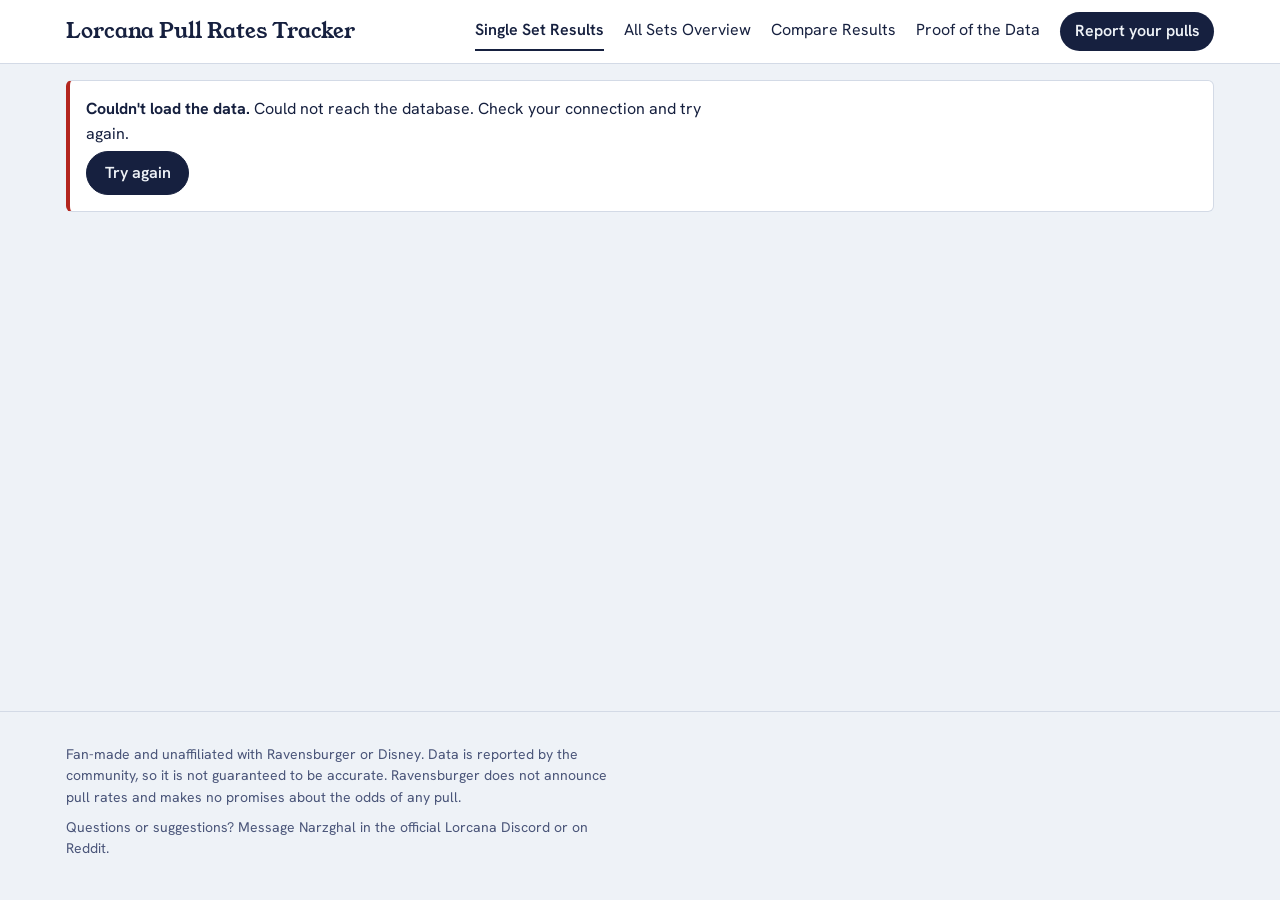
<file: index.html>
<!doctype html>
<html lang="en">
<head>
<meta charset="utf-8">
<meta name="viewport" content="width=device-width, initial-scale=1">
<title>Pull rates</title>
<link rel="preconnect" href="https://fonts.googleapis.com">
<link rel="preconnect" href="https://fonts.gstatic.com" crossorigin>
<link href="https://fonts.googleapis.com/css2?family=Hanken+Grotesk:wght@400;500;600;700&family=Young+Serif&display=swap" rel="stylesheet">
<link rel="stylesheet" href="style.css">
</head>
<body>
<main id="app" tabindex="-1"><div class="wrap"><p class="status">Loading…</p></div></main>
<script type="module" src="set-page.js"></script>
</body>
</html>
</file>
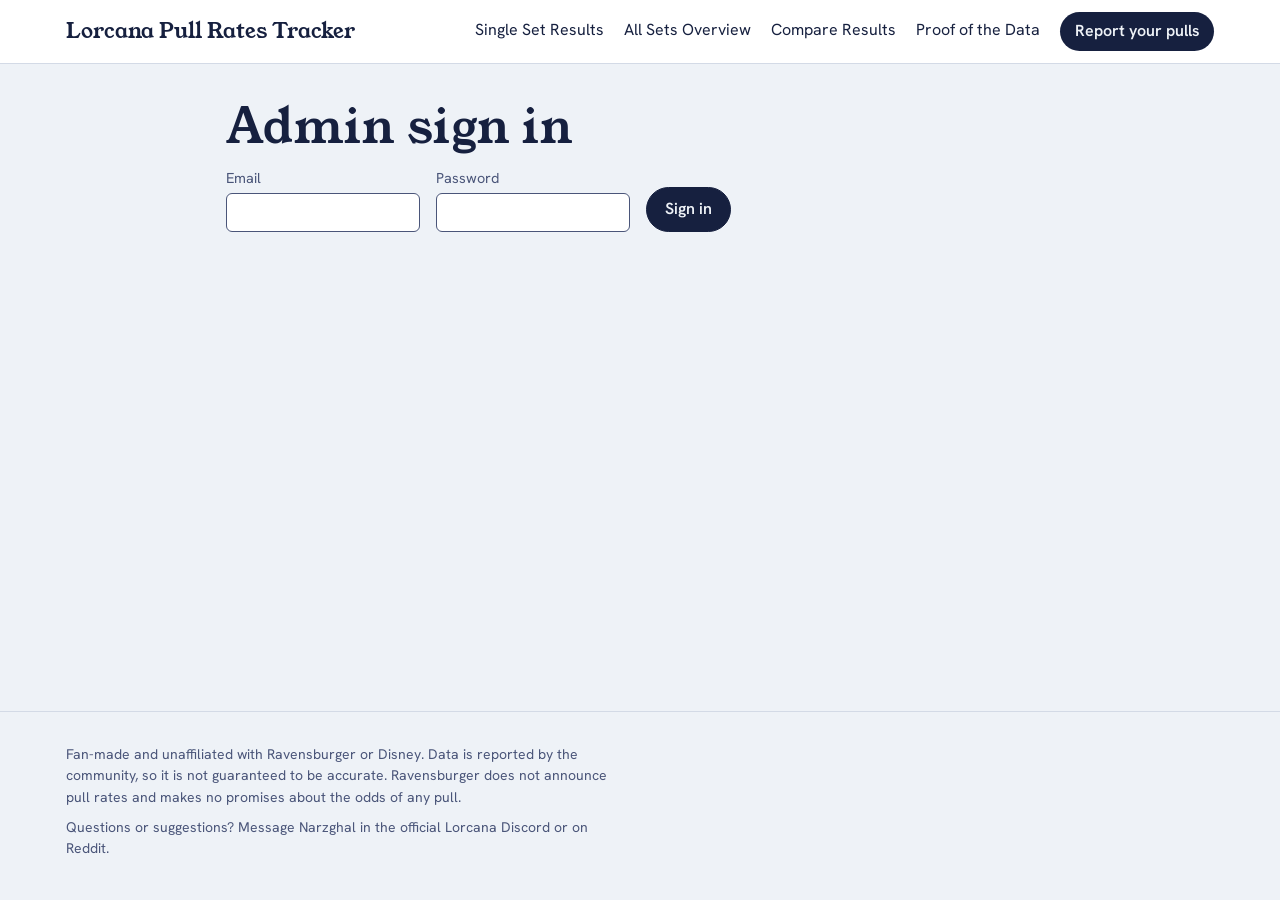
<file: admin.html>
<!doctype html>
<html lang="en">
<head>
<meta charset="utf-8">
<meta name="viewport" content="width=device-width, initial-scale=1">
<meta name="robots" content="noindex, nofollow">
<title>Admin</title>
<link rel="preconnect" href="https://fonts.googleapis.com">
<link rel="preconnect" href="https://fonts.gstatic.com" crossorigin>
<link href="https://fonts.googleapis.com/css2?family=Hanken+Grotesk:wght@400;500;600;700&family=Young+Serif&display=swap" rel="stylesheet">
<link rel="stylesheet" href="style.css">
</head>
<body>
<main id="app" tabindex="-1"><div class="wrap"><p class="status">Loading…</p></div></main>
<script type="module" src="admin.js"></script>
</body>
</html>
</file>
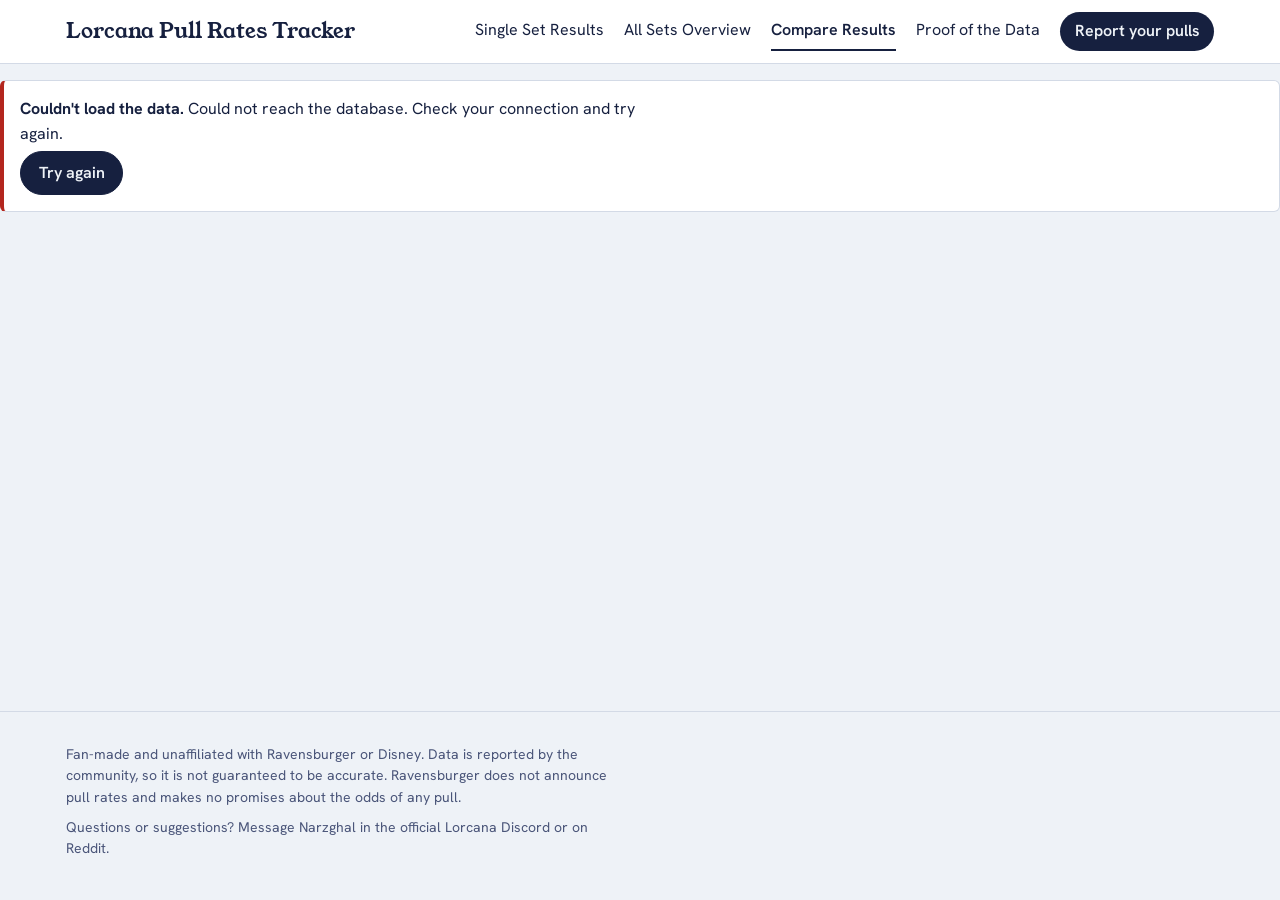
<file: compare.html>
<!doctype html>
<html lang="en">
<head>
<meta charset="utf-8">
<meta name="viewport" content="width=device-width, initial-scale=1">
<title>Compare sets</title>
<link rel="preconnect" href="https://fonts.googleapis.com">
<link rel="preconnect" href="https://fonts.gstatic.com" crossorigin>
<link href="https://fonts.googleapis.com/css2?family=Hanken+Grotesk:wght@400;500;600;700&family=Young+Serif&display=swap" rel="stylesheet">
<link rel="stylesheet" href="style.css">
</head>
<body>
<main id="app" tabindex="-1"><div class="wrap"><p class="status">Loading…</p></div></main>
<script type="module" src="compare.js"></script>
</body>
</html>
</file>
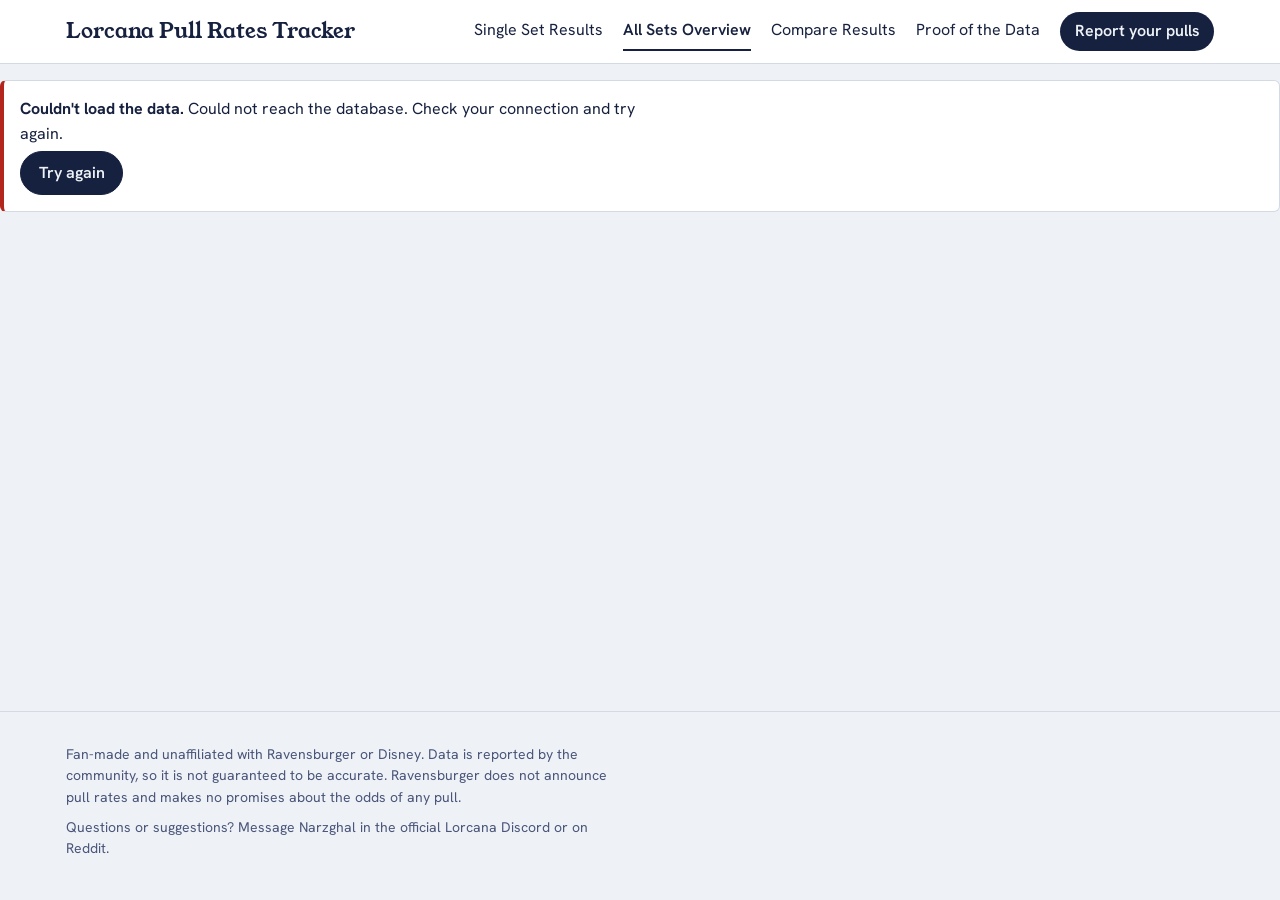
<file: history.html>
<!doctype html>
<html lang="en">
<head>
<meta charset="utf-8">
<meta name="viewport" content="width=device-width, initial-scale=1">
<title>All sets</title>
<link rel="preconnect" href="https://fonts.googleapis.com">
<link rel="preconnect" href="https://fonts.gstatic.com" crossorigin>
<link href="https://fonts.googleapis.com/css2?family=Hanken+Grotesk:wght@400;500;600;700&family=Young+Serif&display=swap" rel="stylesheet">
<link rel="stylesheet" href="style.css">
</head>
<body>
<main id="app" tabindex="-1"><div class="wrap"><p class="status">Loading…</p></div></main>
<script type="module" src="history.js"></script>
</body>
</html>
</file>
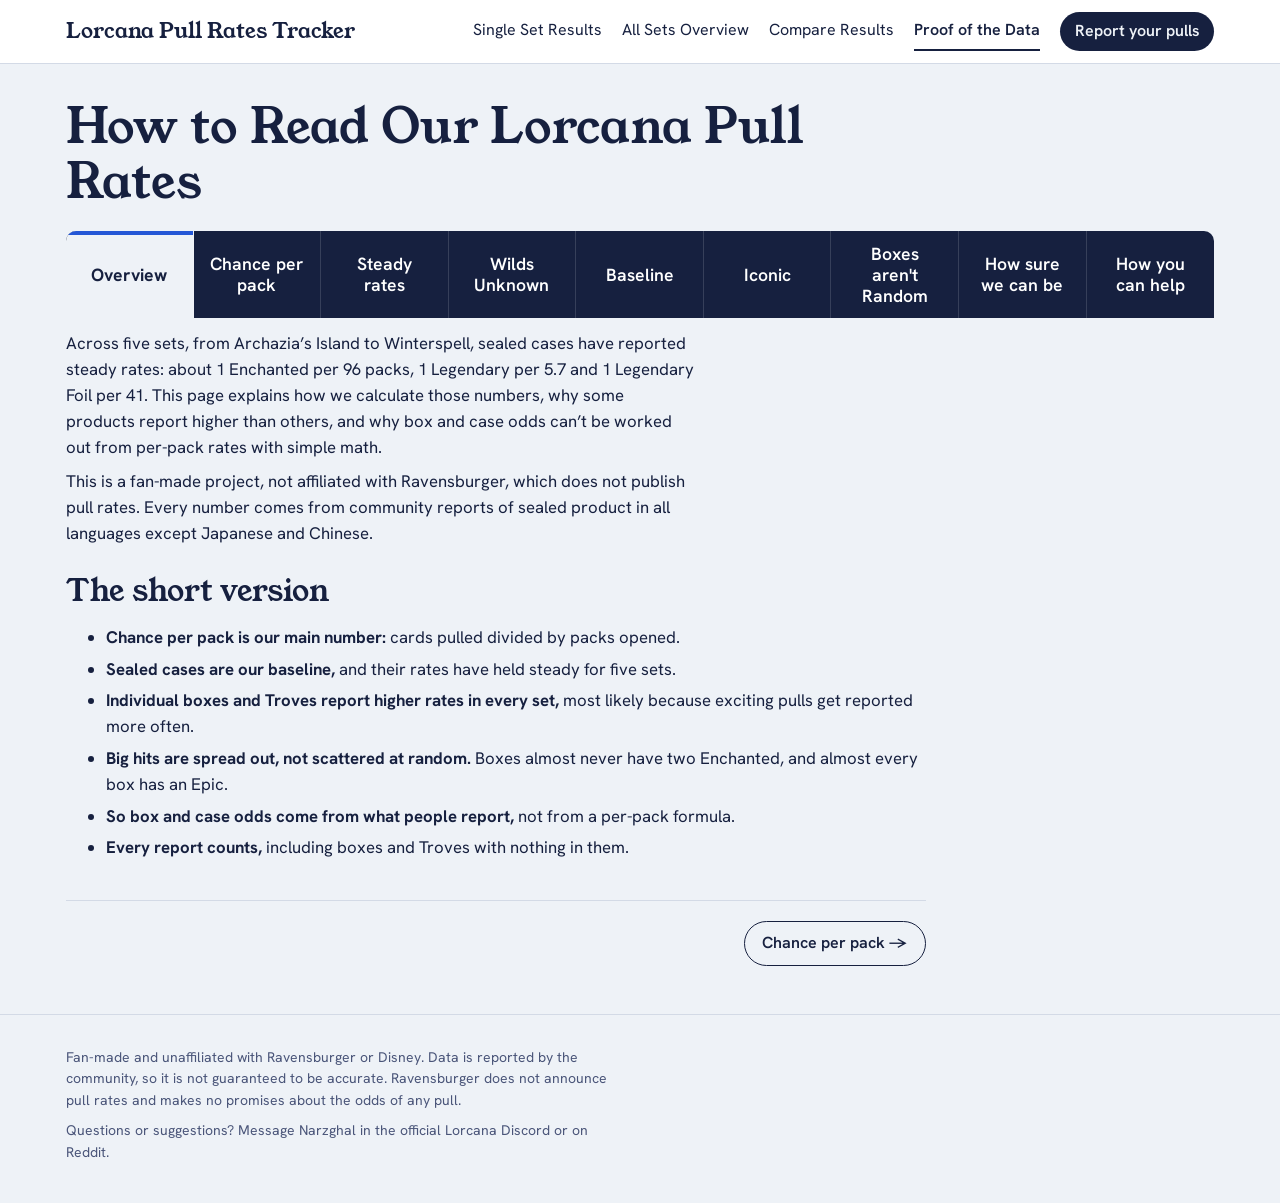
<file: proof.html>
<!doctype html>
<html lang="en">
<head>
<meta charset="utf-8">
<meta name="viewport" content="width=device-width, initial-scale=1">
<title>Proof of the Data</title>
<link rel="preconnect" href="https://fonts.googleapis.com">
<link rel="preconnect" href="https://fonts.gstatic.com" crossorigin>
<link href="https://fonts.googleapis.com/css2?family=Hanken+Grotesk:wght@400;500;600;700&family=Young+Serif&display=swap" rel="stylesheet">
<link rel="stylesheet" href="style.css">
</head>
<body>
<main id="app" tabindex="-1">
<div class="wrap doc" id="doc">

<h1 class="page-title">How to Read Our Lorcana Pull Rates</h1>

<div class="doc-tabs" id="doc-tabs" role="tablist" aria-label="Sections" hidden></div>

<section class="panel" id="overview" data-tab="Overview">
<p>Across five sets, from Archazia’s Island to Winterspell, sealed cases have reported steady rates: about 1 Enchanted per 96 packs, 1 Legendary per 5.7 and 1 Legendary Foil per 41. This page explains how we calculate those numbers, why some products report higher than others, and why box and case odds can’t be worked out from per-pack rates with simple math.</p>
<p>This is a fan-made project, not affiliated with Ravensburger, which does not publish pull rates. Every number comes from community reports of sealed product in all languages except Japanese and Chinese.</p>

<h2>The short version</h2>
<ul>
<li><strong>Chance per pack is our main number:</strong> cards pulled divided by packs opened.</li>
<li><strong>Sealed cases are our baseline,</strong> and their rates have held steady for five sets.</li>
<li><strong>Individual boxes and Troves report higher rates in every set,</strong> most likely because exciting pulls get reported more often.</li>
<li><strong>Big hits are spread out, not scattered at random.</strong> Boxes almost never have two Enchanted, and almost every box has an Epic.</li>
<li><strong>So box and case odds come from what people report,</strong> not from a per-pack formula.</li>
<li><strong>Every report counts,</strong> including boxes and Troves with nothing in them.</li>
</ul>
</section>

<section class="panel" id="chance-per-pack" data-tab="Chance per pack">
<h2>Chance per pack is our main number</h2>
<p>Chance per pack is the number of cards reported divided by the number of packs opened. “1 in X packs” is the same number flipped over.</p>
<div class="formula" role="math" aria-label="chance per pack equals cards pulled divided by packs opened; 1 in X equals packs opened divided by cards pulled">
<span>chance per pack = <span class="frac"><span>cards pulled</span><span>packs opened</span></span></span>
<span>1 in X = <span class="frac"><span>packs opened</span><span>cards pulled</span></span></span>
</div>
<p>Example: Reign of Jafar sealed cases had 121 Enchanted in 125 cases (12,000 packs). That’s 12,000 ÷ 121 ≈ 1 Enchanted every 99 packs, or about 1.01% per pack.</p>
<p>We report each set separately, because rates can change between sets.</p>
</section>

<section class="panel" id="five-sets" data-tab="Steady rates">
<h2>Sealed-case rates have held steady for five sets</h2>
<p>From Archazia’s Island through Winterspell, every rarity in sealed cases has landed in a narrow band: Enchanted 1 in 90–107 packs, Legendary 1 in 5.5–5.8, Legendary Foil 1 in 40–43 and Epic 1 in 16.</p>
<p><strong>This is the backbone of the tracker.</strong> Five separate sets, opened and reported by different people, gave the same answer every time, across 694 sealed cases and more than 66,000 packs. Results that repeat like this reflect how the product is made, not luck or a handful of reporters.</p>
<p>Sealed cases only, in packs per card (lower means more common):</p>
<div class="tablewrap"><table>
<thead><tr><th scope="col">Set</th><th scope="col">Cases</th><th scope="col">Enchanted</th><th scope="col">Legendary</th><th scope="col">Legendary Foil</th><th scope="col">Epic</th><th scope="col">Iconic</th></tr></thead>
<tbody>
<tr><td>Archazia’s Island</td><td>92</td><td>99</td><td>5.6</td><td>41</td><td></td><td></td></tr>
<tr><td>Reign of Jafar</td><td>125</td><td>99</td><td>5.5</td><td>41</td><td></td><td></td></tr>
<tr><td>Fabled</td><td>197</td><td>90</td><td>5.6</td><td>42</td><td>16</td><td>1,576</td></tr>
<tr><td>Whispers in the Well</td><td>162</td><td>92</td><td>5.8</td><td>43</td><td>16</td><td>864</td></tr>
<tr><td>Winterspell</td><td>118</td><td>107</td><td>5.7</td><td>40</td><td>16</td><td>1,259</td></tr>
</tbody></table></div>
<p>Why this consistency matters:</p>
<ul>
<li><strong>It rules out luck.</strong> The differences between sets are no bigger than chance alone would produce (see <em><a href="#how-sure" data-goto="how-sure">How sure we can be</a></em>).</li>
<li><strong>It gives us a yardstick.</strong> A steady baseline is what lets us see that Troves and individual boxes report high, and that boxes are smoothed rather than random.</li>
<li><strong>It makes real changes stand out.</strong> A new set that lands outside these bands is a genuine shift, not noise.</li>
<li><strong>It’s the best estimate available.</strong> Ravensburger doesn’t publish pull rates, so five sets of matching sealed-case data are the most reliable numbers the community has.</li>
</ul>
<p>Epic and Iconic arrived with Fabled. Iconic swings more than the others because each set has only 9 to 18 of them in sealed cases (more on that below).</p>
<p>Wilds Unknown is the first set to break this pattern, as the next section shows.</p>
</section>

<section class="panel" id="wilds-unknown" data-tab="Wilds Unknown">
<h2>Wilds Unknown: a real change</h2>
<p><strong>Every premium rarity jumped in Wilds Unknown.</strong> In sealed cases, Enchanted went from about 1 in 96 packs to 1 in 62, and Legendary from 1 in 5.7 to 1 in 3.8. These are the set’s final numbers. The jumps are far too big to be luck, and the pattern rules out reporting habits as the cause.</p>
<p>Sealed cases, packs per card:</p>
<div class="tablewrap"><table>
<thead><tr><th scope="col">Rarity</th><th scope="col">Earlier sets</th><th scope="col">Wilds Unknown (95 cases)</th><th scope="col">Likely range for Wilds Unknown</th><th scope="col">How much more common</th><th scope="col">Odds this is luck</th></tr></thead>
<tbody>
<tr><td>Enchanted</td><td>1 in 96 (five sets)</td><td>1 in 62</td><td>1 in 53–74</td><td>about 55%</td><td>about 1 in 370,000</td></tr>
<tr><td>Legendary</td><td>1 in 5.7 (five sets)</td><td>1 in 3.8</td><td>1 in 3.7–3.9</td><td>about 50%</td><td>effectively zero</td></tr>
<tr><td>Epic</td><td>1 in 16 (three sets)</td><td>1 in 10.6</td><td>1 in 9.9–11.3</td><td>about 52%</td><td>effectively zero</td></tr>
<tr><td>Legendary Foil</td><td>1 in 41 (five sets)</td><td>1 in 33</td><td>1 in 30–37</td><td>about 26%</td><td>about 1 in 3,000</td></tr>
<tr><td>Iconic</td><td>1 in 1,170 (three sets)</td><td>1 in 829</td><td>1 in 460–1,660</td><td>about 42%</td><td>too few to tell (11 Iconics)</td></tr>
</tbody></table></div>
<p>Why we’re confident this is a real change and not reporting:</p>
<ul>
<li><strong>Sealed cases moved.</strong> The jump shows up in our least selectively reported product, not just in Troves and single boxes.</li>
<li><strong>Every product moved together.</strong> Legendary per pack rose from about 18% to 27.5% in individual boxes, from about 19–21% to 29.8% in Troves, and from about 15–18% to 26.5% in bulk cases.</li>
<li><strong>The whole box shifted.</strong> Earlier boxes bunched at 4 or 5 Legendaries. In Wilds Unknown, 68% of boxes had 6 or 7, and only 11% had 4 or 5. Reporting habits can thin out the extremes, but they can’t move the middle of every box by two cards.</li>
<li><strong>The packing rules didn’t change, only the rates.</strong> Boxes are still smoothed: Legendary spread is about a quarter of what random packs give, and only 3 of 645 boxes had two Enchanted.</li>
</ul>
<p><strong>Going forward,</strong> use Wilds Unknown’s own rates for Wilds Unknown product and don’t blend them with earlier sets. Iconic is the one rarity where 11 cards aren’t enough to say whether it changed. While this tracker was unfortunately not used for Attack of The Vine, the proof is there that the rate change we saw in Wilds appears to be the new standard moving forward. We expect to see the same thing in Hyperia City.</p>
</section>

<section class="panel" id="baseline" data-tab="Baseline">
<h2>Why sealed cases are our baseline</h2>
<p>Sealed cases are the least likely to be reported selectively, because a whole case is opened and reported at once. Single boxes and Troves can be reported one at a time, and a box with an Enchanted is more exciting to share than one without.</p>
<p>The clearest sign is that individual sealed boxes report more Enchanted than the boxes inside cases, and they have in every one of the five sets. They’re the same product, so packing can’t explain the difference. What gets reported can.</p>
<figure class="chart">
<img src="proof-chart-enchanted.png" width="1344" height="650" alt="Line chart titled “Sealed cases report the fewest Enchanted in every set, steady at about 1 per 96 packs”. Enchanted per pack by product, in release order, from Archazia’s Island to Winterspell. Sealed cases stay near 1% in every set (1 in 99, 1 in 99, 1 in 90, 1 in 92, 1 in 107). Individual boxes run a little higher, between about 1.3% and 1.5%. Troves run highest, from about 2.5% in Archazia’s Island down to about 1.5% in Winterspell." loading="lazy">
<figcaption>Tracker reports, five sets, final numbers</figcaption>
</figure>
<p>The gap follows the excitement. Across the five sets, individual boxes reported roughly 20–40% more Enchanted than sealed cases, but only 2–8% more Legendaries. That is what selective reporting looks like: people decide whether to share based on the big pull.</p>
<p>Troves show the same pattern, only stronger. They reported the most Enchanted per pack in every set: about 2.5 times the sealed-case rate in Archazia’s Island, narrowing to about 1.5 to 1.6 times in the last three sets. Our working assumption is that Trove rates are inflated by reporting. We can’t fully rule out that Troves are packed differently, but the most likely assumption is that Troves are filled with the same packs, and therefore the same odds, as all other product.</p>
<p>Bulk reports, where several boxes or cases are logged as one total, usually run lowest of all, even for Legendary. In four of the five sets, bulk cases came in at about 15–16.5% per pack against 17–18% in sealed cases. Cards may get missed when tallying many products at once, or sealed-case reports may run slightly high.</p>
</section>

<section class="panel" id="iconic" data-tab="Iconic">
<h2>Iconic shows the reporting gap most clearly</h2>
<p>Iconics are the rarest and most valuable pulls, so they’re where selective reporting should show most, and it does. In all four sets with Iconics, sealed cases report them far less often than Troves or individual boxes.</p>
<p>Packs per Iconic (lower means more common):</p>
<div class="tablewrap"><table>
<thead><tr><th scope="col">Product</th><th scope="col">Fabled</th><th scope="col">Whispers in the Well</th><th scope="col">Winterspell</th><th scope="col">Wilds Unknown</th></tr></thead>
<tbody>
<tr><td>Troves</td><td>253</td><td>652</td><td>525</td><td>560</td></tr>
<tr><td>Individual sealed boxes</td><td>496</td><td>459</td><td>753</td><td>454</td></tr>
<tr><td>Sealed cases</td><td>1,576</td><td>864</td><td>1,259</td><td>829</td></tr>
<tr><td>All products</td><td>642</td><td>690</td><td>916</td><td>541</td></tr>
</tbody></table></div>
<p>Each cell rests on only 3 to 35 Iconics, so single numbers bounce around, but the order holds in every set. Across Fabled, Whispers in the Well and Winterspell, sealed cases logged 39 Iconics in 45,792 packs, about 1 in 1,170. Bulk case reports land close by, at 15 in 20,544 packs (about 1 in 1,370), while all products together give about 1 in 715.</p>
<p>Wilds Unknown’s sealed cases came in at 1 in 829 (11 Iconics). Every other rarity rose 25–55% in that set, but 11 Iconics are too few to tell whether Iconic rose with them, so we keep Wilds Unknown out of the three-set estimate.</p>
</section>

<section class="panel" id="smoothed" data-tab="Boxes aren't Random">
<h2>Our biggest finding: boxes are smoothed out, not random</h2>
<p><strong>Packs are not independent random rolls.</strong> Almost every box gets at least one Epic, and almost no box gets two Enchanted. Big hits are spread across boxes far more evenly than chance allows.</p>
<p>Think of it as dealing cards rather than rolling dice. Roll a die for every pack and some boxes get lucky streaks while others get nothing. Deal the hits out across the boxes and each box tends to get its share. Spreading doesn’t change how many cards there are, so per-pack rates still hold; it changes how they land in boxes and cases.</p>
<p>If every pack were its own random roll, the chance of at least one hit in n packs, at a per-pack rate p, would be:</p>
<div class="formula" role="math" aria-label="probability of at least one hit in n packs equals 1 minus (1 minus p) to the power n">
<span>P(at least one hit in n packs) = 1 − (1 − p)<sup>n</sup></span>
</div>
<div class="tablewrap"><table>
<thead><tr><th scope="col">What we checked</th><th scope="col">Per-pack rate used</th><th scope="col">Random packs predict</th><th scope="col">Reported</th><th scope="col">Odds of this by luck</th></tr></thead>
<tbody>
<tr><td>Boxes with 2+ Enchanted, five sets (5,245 boxes)</td><td>each set’s own rate, 1 in 92–107</td><td>about 133 boxes (2.5%)</td><td>11 boxes (0.2%)</td><td>effectively zero</td></tr>
<tr><td>Fabled boxes with no Epic (1,511 boxes)</td><td>1 in 16</td><td>about 21%</td><td>about 3% (50 boxes)</td><td>effectively zero</td></tr>
<tr><td>Boxes with 0–2 Legendaries, five sets (2,358 boxes)</td><td>each set’s own rate, about 1 in 5.4–5.5</td><td>about 368 boxes (16%)</td><td>79 boxes (3.4%)</td><td>effectively zero</td></tr>
<tr><td>Fabled Troves with 2+ Epics (659 Troves)</td><td>1 in 13.8, the Troves’ own rate</td><td>about 73 Troves (11%)</td><td>34 Troves (5%)</td><td>about 1 in 10 million</td></tr>
</tbody></table></div>
<p>The double-Enchanted limit shows up in every set, not just one:</p>
<div class="tablewrap"><table>
<thead><tr><th scope="col">Set</th><th scope="col">Boxes</th><th scope="col">Random packs predict</th><th scope="col">Reported</th></tr></thead>
<tbody>
<tr><td>Archazia’s Island</td><td>662</td><td>16</td><td>0</td></tr>
<tr><td>Reign of Jafar</td><td>994</td><td>24</td><td>2</td></tr>
<tr><td>Fabled</td><td>1,621</td><td>44</td><td>4</td></tr>
<tr><td>Whispers in the Well</td><td>1,088</td><td>30</td><td>3</td></tr>
<tr><td>Winterspell</td><td>880</td><td>19</td><td>2</td></tr>
<tr><td>Wilds Unknown</td><td>645</td><td>37</td><td>3</td></tr>
</tbody></table></div>
<p>Boxes counts the boxes inside sealed cases plus individual sealed boxes. Even Wilds Unknown, where Enchanted are far more common, has had 3 double boxes where random packs would give about 37, so the one-per-box limit appears to have carried over.</p>
<p>Every test points the same way, and selective reporting can’t explain them. Reporting bias makes exciting boxes more common, yet double-Enchanted boxes are far rarer than chance. Sealed cases, our least selectively reported product, show the same pattern as individual boxes: 3.0% of case boxes had no Epic, against 3.6% of individual boxes. Even Troves are smoothed out.</p>
<figure class="chart">
<img src="proof-chart-legendary-boxes.png" width="1344" height="720" alt="Bar chart titled “Two in three boxes had 4 or 5 Legendaries, far more than random packs would give”. 724 individual sealed boxes from Fabled, by number of Legendaries pulled. Reported boxes bunch around 4 and 5 Legendaries: 67% of boxes reported, against 39% if every pack were a random roll (1 Legendary per 5.62 packs). The random-roll curve is much flatter and wider." loading="lazy">
<figcaption>Tracker reports · Fabled, 724 individual sealed boxes (final) · random model: 24 packs at 1 Legendary per 5.62 packs</figcaption>
</figure>
<p>Legendaries show it most clearly, because there are so many of them. Box counts bunch tightly around 4 and 5, with less than half the spread random packs would give. The same holds in all five sets, Archazia’s Island through Winterspell: 63–68% of boxes had 4 or 5 Legendaries, against about 40% for random packs, and the spread was 36–44% of what random packs give.</p>
<p><strong>Cases are smoothed too, most strongly in the first two sets.</strong> Every set had more sealed cases with an Enchanted than random packs would give. In Archazia’s Island and Reign of Jafar, Enchanted were spread almost one per case. Since Fabled, cases look like each box gets at most one Enchanted, with the four boxes otherwise independent.</p>
<div class="tablewrap"><table>
<thead><tr><th scope="col">Set</th><th scope="col">Sealed cases</th><th scope="col">Cases with an Enchanted</th><th scope="col">If packs were random</th><th scope="col">If each box held at most one</th></tr></thead>
<tbody>
<tr><td>Archazia’s Island</td><td>92</td><td>87%</td><td>62%</td><td>67%</td></tr>
<tr><td>Reign of Jafar</td><td>125</td><td>82%</td><td>62%</td><td>67%</td></tr>
<tr><td>Fabled</td><td>197</td><td>76%</td><td>66%</td><td>71%</td></tr>
<tr><td>Whispers in the Well</td><td>162</td><td>73%</td><td>65%</td><td>70%</td></tr>
<tr><td>Winterspell</td><td>118</td><td>67%</td><td>59%</td><td>64%</td></tr>
</tbody></table></div>
<p>The clearest sign is how often a case has two Enchanted. Random packing gives about one double for every two singles. Archazia’s Island and Reign of Jafar had about one for every seven, while the last three sets are back near one for every two. Reporting habits can’t change that ratio, so the way Enchanted are spread across a case appears to have changed around Fabled, the set that added Epic and Iconic.</p>
<p>What this means for you:</p>
<ul>
<li>A box is more likely to have an Epic, and a case more likely to have an Enchanted, than the formula says.</li>
<li>Doubles are rarer than the formula says. About 1 box in 500 has had two Enchanted.</li>
<li>A full box gives steadier results than 24 loose packs from different boxes: the same average, with fewer extremes either way.</li>
<li>For boxes and cases, we show the share of reported boxes and cases that actually hit. The formula is only a “what if packs were random” comparison.</li>
<li>Reported box and case results can still run a little high because of selective reporting, so treat them as close, not exact.</li>
</ul>
</section>

<section class="panel" id="how-sure" data-tab="How sure we can be">
<h2>How sure we can be</h2>
<p>Five sets and more than 165,000 reported packs pin down common cards tightly and rare cards more loosely, and the set-to-set differences in sealed cases are no bigger than chance alone would produce. For a rate p measured over n packs, the 95% margin of error is roughly:</p>
<div class="formula" role="math" aria-label="margin of error is approximately 1.96 times the square root of p times (1 minus p), divided by n">
<span>margin of error ≈ 1.96 × <span class="rad"><span class="rad-sign">√</span><span class="radicand"><span class="frac"><span>p (1 − p)</span><span>n</span></span></span></span></span>
</div>
<p>What we’ve collected so far:</p>
<div class="tablewrap"><table>
<thead><tr><th scope="col">Set</th><th scope="col">Packs reported, all products</th><th scope="col">Sealed cases</th><th scope="col">Sealed-case packs</th><th scope="col">Enchanted in sealed cases</th></tr></thead>
<tbody>
<tr><td>Archazia’s Island</td><td>18,544</td><td>92</td><td>8,832</td><td>89</td></tr>
<tr><td>Reign of Jafar</td><td>31,528</td><td>125</td><td>12,000</td><td>121</td></tr>
<tr><td>Fabled</td><td>49,432</td><td>197</td><td>18,912</td><td>209</td></tr>
<tr><td>Whispers in the Well</td><td>36,592</td><td>162</td><td>15,552</td><td>169</td></tr>
<tr><td>Winterspell</td><td>31,160</td><td>118</td><td>11,328</td><td>106</td></tr>
<tr class="total"><td>All five sets</td><td>167,256</td><td>694</td><td>66,624</td><td>694</td></tr>
</tbody></table></div>
<p>The margin of error depends on how many cards have been seen, not on how many packs were printed. A handy rule: it’s about 2 ÷ √(cards seen), as a share of the rate. 100 Enchanted gives about ±20%, and 400 gives about ±10%.</p>
<ul>
<li><strong>Legendary:</strong> 1,574 to 3,362 found in sealed cases per set, so each set’s rate is pinned within about ±3–5%.</li>
<li><strong>Legendary Foil:</strong> 218 to 449 per set, about ±9–13%.</li>
<li><strong>Enchanted:</strong> 89 to 209 per set, about ±13–21%. All five sets together (694 Enchanted) narrow it to about ±7%, or 1 in 89 to 1 in 104 packs.</li>
<li><strong>Iconic, three sets of sealed cases:</strong> 39 Iconics in 45,792 packs is about 1 in 1,170. With so few cards, the likely range runs from about 1 in 860 to 1 in 1,650 packs. One set alone is far less certain: Fabled’s 12 case Iconics fit anywhere from about 1 in 900 to 1 in 3,050.</li>
</ul>
<figure class="chart">
<img src="proof-chart-margins.png" width="1344" height="670" alt="Chart titled “Five sets agree within their margins of error; Wilds Unknown stands apart”. Enchanted per pack in sealed cases, with the 95% margin of error for each set. Archazia’s Island 1 in 99 (92 cases, 1 in 82–125), Reign of Jafar 1 in 99 (125 cases, 1 in 84–121), Fabled 1 in 90 (197 cases, 1 in 80–105), Whispers in the Well 1 in 92 (162 cases, 1 in 80–108), Winterspell 1 in 107 (118 cases, 1 in 90–132). All five sit close to the five-set average of 1 in 96. Wilds Unknown is 1 in 62 (95 cases, 1 in 53–74), clearly above the others." loading="lazy">
<figcaption>Tracker reports, sealed cases only · 95% margin of error from the formula above · final numbers for all six sets</figcaption>
</figure>
<p>What that means:</p>
<ul>
<li><strong>The sets agree.</strong> If all five shared exactly the same rates, gaps this size would show up most of the time (consistency test: p = 0.65 for Enchanted, 0.39 for Legendary, 0.90 for Legendary Foil). So 1 in 90 versus 1 in 107 is noise, not a change in per-pack rate.</li>
<li><strong>A real change stands out.</strong> Wilds Unknown’s rate sits outside every earlier set’s range, which is why we treat it as a genuine shift.</li>
<li><strong>Tighter single-set numbers take more cases.</strong> Pinning one set’s Enchanted rate to ±10% takes about 385 Enchanted, roughly 385 sealed cases.</li>
<li><strong>These ranges cover luck only.</strong> They treat every pack as independent. Because cards are spread out evenly, the true random error is probably a little smaller than shown.</li>
</ul>
<p>More reports shrink random noise, but they can’t fix selective reporting. If mostly exciting pulls get reported, a bigger pile of reports just gives a more precise wrong number. That’s why reporting everything matters more than reporting more.</p>
</section>

<section class="panel" id="help" data-tab="How you can help">
<h2>How you can help</h2>
<p>The most useful report is a complete one, especially when nothing exciting came out.</p>
<ul>
<li>Report every sealed product you open, even product with no big hits.</li>
<li>Tell everyone you know who opens Lorcana product to report their results!</li>
</ul>
</section>

</div>
</main>
<script type="module" src="proof.js"></script>
</body>
</html>
</file>
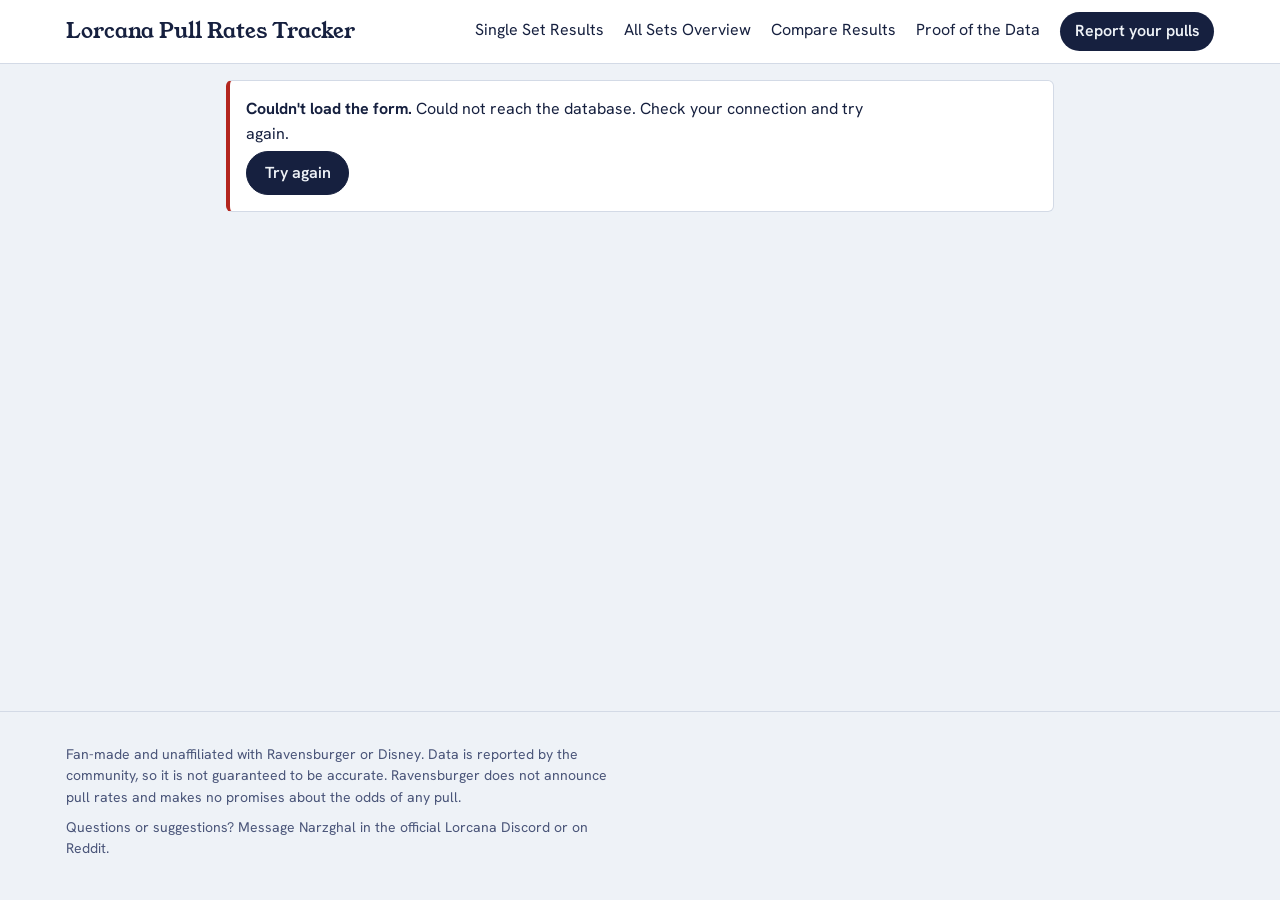
<file: submit.html>
<!doctype html>
<html lang="en">
<head>
<meta charset="utf-8">
<meta name="viewport" content="width=device-width, initial-scale=1">
<title>Report your pulls</title>
<link rel="preconnect" href="https://fonts.googleapis.com">
<link rel="preconnect" href="https://fonts.gstatic.com" crossorigin>
<link href="https://fonts.googleapis.com/css2?family=Hanken+Grotesk:wght@400;500;600;700&family=Young+Serif&display=swap" rel="stylesheet">
<link rel="stylesheet" href="style.css">
</head>
<body>
<main id="app" tabindex="-1"><div class="wrap"><p class="status">Loading…</p></div></main>
<script type="module" src="submit.js"></script>
</body>
</html>
</file>
<file: style.css>
/* ---------- Tokens ---------- */
:root {
  --paper: #eef2f7;
  --surface: #ffffff;
  --ink: #16203f;
  --ink-2: #4a5579;
  --line: #d3dae6;
  --focus: #2457d6;
  --danger: #b3261e;
  --ok: #1d6b3a;

  /* Rarity: soft tint for table cells, strong shade for charts */
  --t-iconic: #ffc93c;  --s-iconic: #d98300;
  --t-enchanted: #f0b9ec; --s-enchanted: #b04aa8;
  --t-epic: #9fd8f5;    --s-epic: #1f7ec4;
  --t-legendary: #fff09a; --s-legendary: #a38400;
  --t-foil: #d9dbe3;    --s-foil: #646b80;
  --tint: 42%;

  /* Categories (products, sets) */
  --c1: #2f6fdb; --c2: #e0742b; --c3: #2a9d6b; --c4: #a24bc4;
  --c5: #c9a100; --c6: #d1436a; --c7: #4b8f9e; --c8: #7a6f5c;

  --serif: 'Young Serif', Georgia, 'Times New Roman', serif;
  --sans: 'Hanken Grotesk', system-ui, -apple-system, 'Segoe UI', Roboto, sans-serif;
}
@media (prefers-color-scheme: dark) {
  :root {
    --paper: #0e1428; --surface: #161e3a; --ink: #e8ecfa; --ink-2: #a5b0d2; --line: #2b3562;
    --focus: #8fb0ff; --danger: #ff8a80; --ok: #7ddba0;
    --tint: 30%;
    --s-iconic: #ffb43a; --s-enchanted: #e08ad8; --s-epic: #5fb6ee; --s-legendary: #e6c93a; --s-foil: #a2a9bd;
    --c1: #6fa0ff; --c2: #ff9a55; --c3: #4cc58f; --c4: #c98aea; --c5: #e3c33a; --c6: #f2799c; --c7: #6fc0d0; --c8: #b3a78f;
  }
}

/* ---------- Base ---------- */
* { box-sizing: border-box; }
html { -webkit-text-size-adjust: 100%; }
body { margin: 0; background: var(--paper); color: var(--ink); font: 400 1rem/1.55 var(--sans); min-height: 100vh; display: flex; flex-direction: column; }
main { flex: 1; outline: none; padding-bottom: 3rem; }
.wrap { max-width: 1180px; margin: 0 auto; padding: 0 16px; }
h1, h2, h3 { font-family: var(--serif); font-weight: 400; line-height: 1.15; margin: 0; }
h2 { font-size: clamp(1.4rem, 3vw, 1.85rem); margin: 3rem 0 .6rem; }
h3 { font-size: 1.2rem; margin: 1.6rem 0 .5rem; }
p { margin: .5rem 0; max-width: 70ch; }
a { color: var(--focus); text-underline-offset: 2px; }
.muted { color: var(--ink-2); }
.small { font-size: .875rem; }
:focus-visible { outline: 3px solid var(--focus); outline-offset: 2px; border-radius: 3px; }
.skip { position: absolute; left: -9999px; }
.skip:focus { left: 8px; top: 8px; background: var(--surface); padding: .5rem .75rem; z-index: 10; }
.visually-hidden { position: absolute; width: 1px; height: 1px; overflow: hidden; clip: rect(0 0 0 0); white-space: nowrap; }

/* ---------- Header and footer ---------- */
.site-header { background: var(--surface); border-bottom: 1px solid var(--line); }
.bar { display: flex; flex-wrap: wrap; gap: .5rem 1.5rem; align-items: center; justify-content: space-between; padding-top: .75rem; padding-bottom: .75rem; }
.brand { font-family: var(--serif); font-size: 1.3rem; color: var(--ink); text-decoration: none; }
.site-header nav { display: flex; flex-wrap: wrap; gap: .25rem 1.25rem; align-items: center; }
.site-header nav a { color: var(--ink); text-decoration: none; padding: .35rem 0; border-bottom: 2px solid transparent; }
.site-header nav a:hover { border-bottom-color: var(--line); }
.site-header nav a[aria-current] { border-bottom-color: var(--ink); font-weight: 600; }
.site-header nav a.cta { background: var(--ink); color: var(--paper); padding: .45rem .9rem; border-radius: 999px; border: 0; font-weight: 600; }
.site-footer { border-top: 1px solid var(--line); padding: 1.5rem 0 2rem; color: var(--ink-2); font-size: .875rem; }

/* ---------- Set banner ---------- */
.banner { --hue: 205; background: hsl(var(--hue) 58% 30%); color: #fff; padding: 2.25rem 0 2rem; }
@media (prefers-color-scheme: dark) { .banner { background: hsl(var(--hue) 50% 24%); } }
.banner h1 { font-size: clamp(1.9rem, 5.2vw, 3.2rem); line-height: 1.12; max-width: 30ch; }
.banner p { color: rgba(255,255,255,.85); }
.banner .controls { display: flex; flex-wrap: wrap; gap: .75rem 1rem; align-items: center; margin-top: 1.1rem; }
.banner label { font-size: .9rem; color: rgba(255,255,255,.85); }
.banner select { font: inherit; font-size: 1.1rem; font-weight: 600; padding: .5rem .8rem; border-radius: 6px; border: 1px solid rgba(255,255,255,.5); background: rgba(255,255,255,.12); color: #fff; }
.banner select option { color: #16203f; }
.banner a.btn { background: #fff; color: #16203f; }
.facts { display: flex; flex-wrap: wrap; gap: 1rem 2.5rem; margin: 1.5rem 0 0; }
.facts div { min-width: 7rem; }
.facts dt { font-size: .85rem; color: rgba(255,255,255,.8); }
.facts dd { margin: 0; font: 400 1.7rem/1.2 var(--serif); font-variant-numeric: tabular-nums; }

/* ---------- Buttons and forms ---------- */
.btn { font: inherit; font-weight: 600; display: inline-block; padding: .55rem 1.1rem; border-radius: 999px; border: 1px solid var(--ink); background: var(--ink); color: var(--paper); cursor: pointer; text-decoration: none; }
.btn:hover { opacity: .9; }
.btn.secondary { background: transparent; color: var(--ink); }
.btn.danger { background: transparent; color: var(--danger); border-color: var(--danger); }
.btn.small { padding: .3rem .8rem; font-size: .875rem; }
.btn[disabled] { opacity: .5; cursor: not-allowed; }
input, select, textarea { font: inherit; color: var(--ink); background: var(--surface); border: 1px solid var(--ink-2); border-radius: 6px; padding: .45rem .6rem; max-width: 100%; }
label { display: block; }
fieldset { border: 1px solid var(--line); border-radius: 8px; padding: 1rem 1.1rem; margin: 1rem 0; background: var(--surface); }
legend { font-weight: 600; padding: 0 .4rem; }
.notice { border: 1px solid var(--line); border-left-width: 4px; border-radius: 6px; padding: .75rem 1rem; background: var(--surface); margin: 1rem 0; }
.notice.error { border-left-color: var(--danger); }
.notice.ok { border-left-color: var(--ok); }
.notice p { margin: .25rem 0; }
.status { padding: 3rem 0; color: var(--ink-2); }

/* ---------- Segmented control ---------- */
.seg { display: inline-flex; border: 1px solid var(--ink-2); border-radius: 999px; overflow: hidden; margin: .5rem 0; }
.seg button { font: inherit; background: transparent; color: var(--ink); border: 0; padding: .4rem .9rem; cursor: pointer; }
.seg button + button { border-left: 1px solid var(--ink-2); }
.seg button[aria-pressed="true"] { background: var(--ink); color: var(--paper); font-weight: 600; }

/* ---------- Data tables ---------- */
.tablewrap { overflow-x: auto; border: 1px solid var(--line); border-radius: 8px; background: var(--surface); margin: .5rem 0; }
table { border-collapse: separate; border-spacing: 0; width: 100%; font-variant-numeric: tabular-nums; }
th, td { padding: .5rem .75rem; text-align: right; white-space: nowrap; border-bottom: 1px solid var(--line); }
th:first-child, td:first-child { text-align: left; position: sticky; left: 0; background: var(--surface); z-index: 1; }
thead th { font-weight: 600; }
tbody tr:last-child td { border-bottom: 0; }
th.grp { text-align: center; background: var(--paper); border-left: 1px solid var(--line); font-family: var(--serif); font-weight: 400; font-size: 1.05rem; }
th.grp:first-child { border-left: 0; }
.sep { border-left: 1px solid var(--line); }
.r-iconic { background: color-mix(in srgb, var(--t-iconic) var(--tint), var(--surface)); }
.r-enchanted { background: color-mix(in srgb, var(--t-enchanted) var(--tint), var(--surface)); }
.r-epic { background: color-mix(in srgb, var(--t-epic) var(--tint), var(--surface)); }
.r-legendary { background: color-mix(in srgb, var(--t-legendary) var(--tint), var(--surface)); }
.r-foil { background: color-mix(in srgb, var(--t-foil) var(--tint), var(--surface)); }
th.r-iconic { background: var(--t-iconic); color: #16203f; }
th.r-enchanted { background: var(--t-enchanted); color: #16203f; }
th.r-epic { background: var(--t-epic); color: #16203f; }
th.r-legendary { background: var(--t-legendary); color: #16203f; }
th.r-foil { background: var(--t-foil); color: #16203f; }
tr.bulk td:first-child { padding-left: 1.4rem; }
tr.bulk td, tr.empty td { color: var(--ink-2); }
tr.empty td.n { opacity: .6; }
tr.overall td { font-weight: 700; border-top: 2px solid var(--ink); }
tr.rollup td { font-weight: 600; }
tr.baseline td:first-child { font-weight: 700; }
td.thin { font-style: italic; opacity: .8; }
.view-pulls .g-ppc, .view-pulls .g-chance,
.view-ppc .g-pulls, .view-ppc .g-chance,
.view-chance .g-pulls, .view-chance .g-ppc { display: none; }
.cap { color: var(--ink-2); font-size: .875rem; margin: .4rem 0 0; }
.two { display: grid; gap: 1.25rem; grid-template-columns: repeat(auto-fit, minmax(300px, 1fr)); align-items: start; }
.two > div > h3 { margin-top: .5rem; }
.pct-note { color: var(--ink-2); font-size: .85em; font-weight: 400; }

/* ---------- Charts ---------- */
.chart { width: 100%; height: auto; display: block; background: var(--surface); border: 1px solid var(--line); border-radius: 8px; }
.chart .grid { stroke: var(--line); stroke-width: 1; }
.chart .ct { fill: var(--ink-2); font: 12px var(--sans); }
.chart .expected { fill: var(--ink); stroke: var(--surface); stroke-width: 1.5; }
.f-iconic { fill: var(--s-iconic); } .f-enchanted { fill: var(--s-enchanted); } .f-epic { fill: var(--s-epic); }
.f-legendary { fill: var(--s-legendary); } .f-foil { fill: var(--s-foil); }
.f-c1 { fill: var(--c1); } .f-c2 { fill: var(--c2); } .f-c3 { fill: var(--c3); } .f-c4 { fill: var(--c4); }
.f-c5 { fill: var(--c5); } .f-c6 { fill: var(--c6); } .f-c7 { fill: var(--c7); } .f-c8 { fill: var(--c8); }
.slice { stroke: var(--surface); stroke-width: 1.5; }
.pie { display: grid; grid-template-columns: minmax(130px, 200px) 1fr; gap: 1rem 1.5rem; align-items: center; }
.pie svg { width: 100%; height: auto; }
.legend { list-style: none; margin: 0; padding: 0; display: grid; gap: .35rem; }
.legend li { display: flex; align-items: baseline; gap: .5rem; flex-wrap: wrap; }
.legend.inline { display: flex; flex-wrap: wrap; gap: .4rem 1.25rem; margin-top: .6rem; }
.lg-name { flex: 1 1 8rem; }
.lg-val { font-variant-numeric: tabular-nums; }
.sw { width: .9rem; height: .9rem; border-radius: 3px; display: inline-block; flex: none; align-self: center; }
.bg-c1 { background: var(--c1); } .bg-c2 { background: var(--c2); } .bg-c3 { background: var(--c3); } .bg-c4 { background: var(--c4); }
.bg-c5 { background: var(--c5); } .bg-c6 { background: var(--c6); } .bg-c7 { background: var(--c7); } .bg-c8 { background: var(--c8); }
.chart-controls { display: flex; flex-wrap: wrap; gap: .75rem 1.25rem; align-items: end; margin: .5rem 0 .75rem; }
.chart-controls label { font-size: .9rem; color: var(--ink-2); }
.chart-controls select { display: block; margin-top: .2rem; }

/* ---------- Submit form ---------- */
.form-wrap { max-width: 860px; }
.radio { display: flex; gap: .6rem; align-items: flex-start; padding: .35rem 0; }
.radio input { margin-top: .35rem; }
.entry { margin: 1rem 0; }
.entry-head { display: flex; justify-content: space-between; align-items: center; gap: 1rem; flex-wrap: wrap; }
.entry .mode { display: flex; flex-wrap: wrap; gap: .25rem 1.5rem; margin: .5rem 0 .75rem; }
.counts { display: grid; grid-template-columns: repeat(5, minmax(0, 1fr)); gap: .5rem; align-items: end; }
.counts label { font-size: .85rem; color: var(--ink-2); }
.counts input { width: 100%; text-align: right; font-variant-numeric: tabular-nums; margin-top: .15rem; }
.counts .rowlabel { grid-column: 1 / -1; font-weight: 600; font-size: .95rem; margin-top: .5rem; }
.counts .rowlabel:first-child { margin-top: 0; }
.chipbar { display: flex; flex-wrap: wrap; gap: .5rem; margin: .5rem 0 1rem; }
.field-error { color: var(--danger); font-size: .9rem; margin: .5rem 0 0; }
.hp { position: absolute; left: -9999px; height: 0; overflow: hidden; }
@media (max-width: 640px) { .counts { grid-template-columns: repeat(2, minmax(0, 1fr)); } .pie { grid-template-columns: 1fr; } }

/* ---------- Admin ---------- */
.sub { border: 1px solid var(--line); border-radius: 8px; background: var(--surface); padding: .85rem 1rem; margin: .75rem 0; }
.sub.flagged { border-left: 4px solid var(--danger); }
.sub.hidden-sub { opacity: .75; border-style: dashed; }
.sub-head { display: flex; flex-wrap: wrap; justify-content: space-between; gap: .5rem 1rem; align-items: center; }
.sub ul { margin: .5rem 0; padding-left: 1.2rem; }
.flag { color: var(--danger); font-weight: 600; }
.row-actions { display: flex; gap: .5rem; flex-wrap: wrap; }
.form-row { display: flex; flex-wrap: wrap; gap: .75rem 1rem; align-items: end; margin: .75rem 0; }
.form-row label { font-size: .9rem; color: var(--ink-2); }
.form-row input, .form-row select { display: block; margin-top: .2rem; }
.checks { display: flex; flex-wrap: wrap; gap: .25rem 1.25rem; }
.checks label { display: flex; gap: .4rem; align-items: center; color: var(--ink); font-size: 1rem; }

@media (prefers-reduced-motion: reduce) { * { transition: none !important; animation: none !important; scroll-behavior: auto !important; } }

/* ---------- Plain page titles ---------- */
.page-title { font-size: clamp(2rem, 5vw, 3rem); margin: 2.25rem 0 .5rem; }
.seg + .seg { margin-left: .5rem; }

.viewonly { background: rgba(255,255,255,.14); border: 1px solid rgba(255,255,255,.4); color: #fff; padding: .45rem .9rem; border-radius: 999px; }

/* ---------- Per-set color ---------- */
/* The banner uses a darker shade of the set's color so white text stays readable; the full color shows as a stripe. */
.banner.has-accent { background: color-mix(in srgb, var(--accent) 72%, #000); border-bottom: 8px solid var(--accent); }
@media (prefers-color-scheme: dark) { .banner.has-accent { background: color-mix(in srgb, var(--accent) 55%, #000); } }
#app.has-accent th.grp { background: color-mix(in srgb, var(--accent) 30%, var(--surface)); }

/* Very light set colors (like bright yellow): use the color itself as the banner and switch to dark text. */
.banner.has-accent.light-accent { background: var(--accent); color: #1b1708; border-bottom-color: color-mix(in srgb, var(--accent) 65%, #000); }
.banner.light-accent p, .banner.light-accent label, .banner.light-accent .facts dt { color: rgba(27,23,8,.85); }
.banner.light-accent select { border-color: rgba(27,23,8,.45); background: rgba(255,255,255,.5); color: #1b1708; }
.banner.light-accent a.btn { background: #1b1708; color: #fff; }
.banner.light-accent .viewonly { background: rgba(27,23,8,.08); border-color: rgba(27,23,8,.4); color: #1b1708; }

/* Optional card pictures on the report form */
.cardref { margin-top: .9rem; display: flex; flex-direction: column; align-items: flex-start; gap: .5rem; }
.cardref .seg { display: flex; flex-wrap: wrap; gap: .4rem; border: 0; border-radius: 0; overflow: visible; margin: 0; }
.cardref .seg button, .cardref .seg button + button { border: 1px solid var(--ink-2); border-radius: 999px; }
.cardimg { display: block; max-width: 100%; height: auto; border-radius: 8px; border: 1px solid var(--line, rgba(0,0,0,.15)); }

/* Card picture uploads in the admin page */
.cardpics { display: grid; gap: .6rem; margin: .5rem 0 1rem; }
.cardpic { display: flex; flex-wrap: wrap; align-items: center; gap: .6rem 1rem; }
.cardpic strong { min-width: 8.5rem; }
.cardpic img { height: 56px; width: auto; max-width: 120px; object-fit: cover; border-radius: 6px; border: 1px solid var(--line); }
.cardpic input[type=file] { display: none; }

/* Fixed "Cards To Report" pictures on the report form */
.cardsref { margin: 1.5rem 0 2rem; }
.cardgrid { display: flex; flex-direction: column; gap: 1.5rem; margin-top: 1rem; } /* one picture after another, each full width */
.cardgrid figure { margin: 0; padding: .6rem; border: 1px solid var(--line); border-radius: 10px; background: var(--surface); }
.cardgrid figcaption { font-weight: 700; padding: .35rem .6rem; border-radius: 6px; margin-bottom: .6rem; display: inline-block; }
.cardgrid a { display: block; }
.cardgrid .cardimg { width: 100%; }

/* Product pictures on the report form */
.chipbar .prodbtn { display: inline-flex; flex-direction: column; align-items: center; gap: .5rem; padding: .6rem .8rem; border-radius: 14px; }
.prodpic { display: block; width: 150px; max-width: 100%; height: auto; border-radius: 8px; }
.entrypic { display: block; width: 180px; max-width: 100%; height: auto; border-radius: 8px; margin: .25rem 0 .75rem; }

/* "Currently collecting" blurb and set logo on the report form */
.collecting { font-size: 1.15rem; margin: 1.25rem 0 .5rem; }
.setlogo { display: block; max-width: min(100%, 420px); max-height: 220px; width: auto; height: auto; margin: .5rem 0 1.5rem; }

/* Expected pull rate tables: same size, fully visible, no sideways scrolling */
.expgrid { display: grid; gap: 1.25rem; grid-template-columns: repeat(auto-fit, minmax(340px, 1fr)); align-items: stretch; }
.expgrid > div { min-width: 0; }
.expgrid .tablewrap { overflow: visible; }
.expgrid table { table-layout: fixed; }
.expgrid th, .expgrid td { padding: .5rem .5rem; white-space: normal; }
.expgrid th:first-child, .expgrid td:first-child { position: static; width: 38%; }
.expgrid th:nth-child(2), .expgrid td:nth-child(2) { width: 24%; }
.expgrid .pct-note { display: block; font-size: .75em; line-height: 1.2; }
.expgrid th { height: 3.4rem; vertical-align: middle; line-height: 1.25; }
.expgrid td { height: 3.4rem; padding-top: .3rem; padding-bottom: .3rem; vertical-align: middle; line-height: 1.25; }

/* Turnstile check on the report form */
.ts-box { margin: 1rem 0; min-height: 65px; }

/* Only the Product column sticks when scrolling sideways. On the second header row the first cell is a rarity (Iconic), so it must not stick. */
thead tr + tr th:first-child { position: static; left: auto; z-index: auto; }

/* In the main table's second header row the first cell is a rarity heading (Iconic), not the Product column, so it must scroll with the rest. */
#main thead tr:nth-child(2) th:first-child { position: static; left: auto; z-index: auto; }

/* ---------- Proof of the Data page ---------- */
.doc { max-width: 1180px; }
.doc .panel, .doc h1 { max-width: 860px; }
.doc h2 { margin-top: 1.75rem; }
.doc p, .doc li { font-size: 1.05rem; }
.doc li { margin: .35rem 0; }
.doc code { background: var(--surface); border: 1px solid var(--line); border-radius: 4px; padding: .05rem .35rem; font-size: .92em; }
.doc .tablewrap table th, .doc .tablewrap table td { text-align: left; white-space: normal; vertical-align: top; }
.doc .tablewrap table th:first-child, .doc .tablewrap table td:first-child { position: static; }
.doc .tablewrap table th { background: var(--paper); font-weight: 600; }
.doc .tablewrap table tr.total td { font-weight: 700; }
.doc .tablewrap table { min-width: 520px; }
.doc .chart { margin: 1.5rem 0; padding: .75rem; background: #fff; border: 1px solid var(--line); border-radius: 10px; }
.doc .chart img { display: block; width: 100%; height: auto; }
.doc .chart figcaption { color: #4a5579; font-size: .875rem; padding: .4rem .25rem 0; }
.doc .formula { background: var(--surface); border: 1px solid var(--line); border-radius: 8px; padding: .9rem 1.1rem; margin: 1rem 0; display: flex; flex-wrap: wrap; gap: .75rem 3rem; align-items: center; font-size: 1.1rem; }
.frac { display: inline-flex; flex-direction: column; vertical-align: middle; text-align: center; margin: 0 .15rem; }
.frac > span:first-child { border-bottom: 1.5px solid currentColor; padding: 0 .3rem .1rem; }
.frac > span:last-child { padding: .1rem .3rem 0; }
.rad { display: inline-flex; align-items: stretch; vertical-align: middle; }
.rad-sign { font-size: 1.5em; line-height: 1; margin-right: .1rem; }
.radicand { border-top: 1.5px solid currentColor; padding: .1rem .25rem 0; }

/* Tabs: one wide bar, equal-width tabs side by side (scrolls sideways on narrow screens) */
.doc { --tab-band: #16203f; --tab-hover: #263468; }
@media (prefers-color-scheme: dark) { .doc { --tab-band: #25316a; --tab-hover: #34448c; } }
.doc-tabs { display: flex; overflow-x: auto; background: var(--tab-band); border-radius: 10px 10px 0 0; margin: 1.25rem 0 0; scrollbar-width: thin; }
.doc-tab { flex: 1 0 7rem; display: flex; align-items: center; justify-content: center; text-align: center; min-height: 4.5rem; padding: .75rem .9rem; font: inherit; font-size: 1.1rem; font-weight: 600; line-height: 1.2; color: #fff; background: none; border: 0; border-right: 1px solid rgba(255,255,255,.14); cursor: pointer; transition: background .15s; }
.doc-tab:last-child { border-right: 0; }
.doc-tab:hover { background: var(--tab-hover); }
.doc-tab[aria-selected="true"] { background: var(--paper); color: var(--ink); font-weight: 700; box-shadow: inset 0 4px 0 var(--focus); }
.doc-tab:focus-visible { outline: 3px solid #fff; outline-offset: -5px; }
.doc.tabbed .panel { padding-top: .25rem; }
.panel-nav { display: flex; justify-content: space-between; gap: 1rem; margin-top: 2.5rem; padding-top: 1.25rem; border-top: 1px solid var(--line); flex-wrap: wrap; }

/* "Proof of the Data" link card on the results pages */
.proof-card { display: flex; flex-wrap: wrap; gap: .75rem 1.5rem; align-items: center; justify-content: space-between; background: var(--surface); border: 1px solid var(--line); border-left: 4px solid var(--focus); border-radius: 8px; padding: 1rem 1.25rem; margin: 2rem 0; }
.proof-card h3 { margin: 0 0 .25rem; }
.proof-card p { margin: 0; max-width: 60ch; }

/* Admin: editable product rows */
.sr-only { position: absolute; width: 1px; height: 1px; overflow: hidden; clip: rect(0 0 0 0); white-space: nowrap; }
.tablewrap td input[type="text"] { width: 100%; min-width: 9rem; }
.tablewrap td input[type="number"] { width: 5rem; }
</file>
